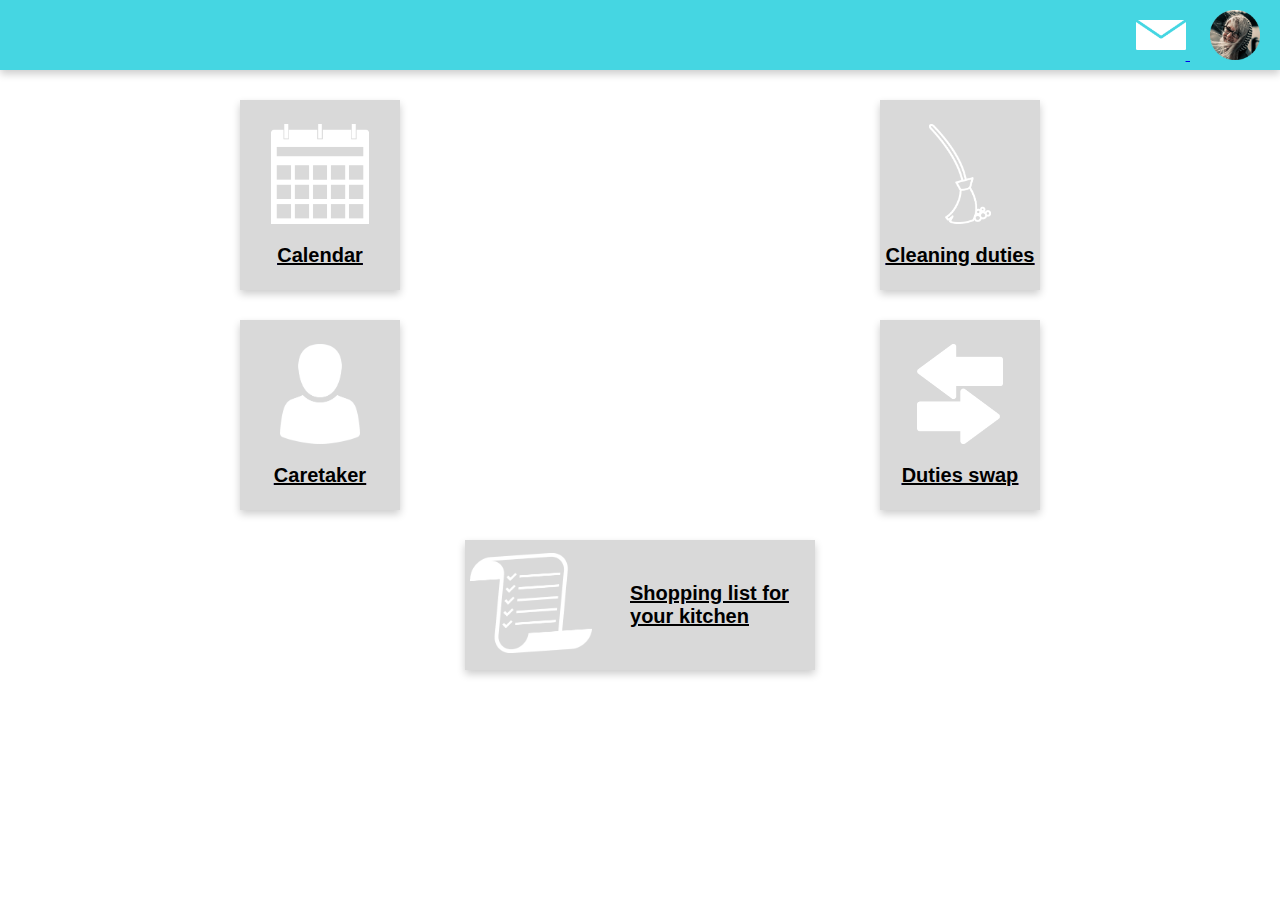
<file: index.html>
<!DOCTYPE HTML>
<html lang="en">

<head>
	<meta charset="UTF-8">
	<meta name="viewport" content="width=device-width, initial-scale=1.0">
	<title>Ravnsbjerg app</title>
	<link rel="stylesheet" href="style.css">
</head>

<body class="page__body">

	<header class="navigation">
		<nav>
			<div class="menuitems">

				<div id="result" class="weather"></div>


				<div class="menuitems_right">

					<a href="#">
						<img src="images/envelope.png" alt="notifications icon" class="menu_icon envelope">
					</a>

					<a href="profile.html">
						<img src="images/girl.png" alt="profile picture" class="menu_icon">
					</a>
				</div>


			</div>
		</nav>
	</header>

	<main>

		<div class="all_elements">

			<div class="square_row">

				<a href="calendar.html">
					<div class="square">
						<div>
							<img src="images/calendar.png" alt="calendar icon" class="icons">
						</div>
						<span>Calendar</span>

					</div>
				</a>

				<a href="cleaning_duties.html">
					<div class="square">
						<div>
							<img src="images/broom.png" alt="broom icon" class="icons">
						</div>
						<span>Cleaning duties</span>
					</div>
				</a>

			</div>

			<div class="square_row">

				<a href="caretaker.html">
					<div class="square">
						<div>
							<img src="images/avatar.png" alt="caretaker profile" class="icons">
						</div>
						<span>Caretaker</span>
					</div>
				</a>

				<a href="swap.html">
					<div class="square">
						<div>
							<img src="images/swap.png" alt="duties swap icon" class="icons">
						</div>
						<span>Duties swap</span>

					</div>
				</a>

			</div>

			<a href="#">
				<div class="rectangle">

					<div>
						<img src="images/list.png" alt="shopping list icon" class="icons rectangle_content">
					</div>
					<span>Shopping list for your kitchen</span>

				</div>
			</a>


		</div>


	</main>




</body>

</html>
</file>
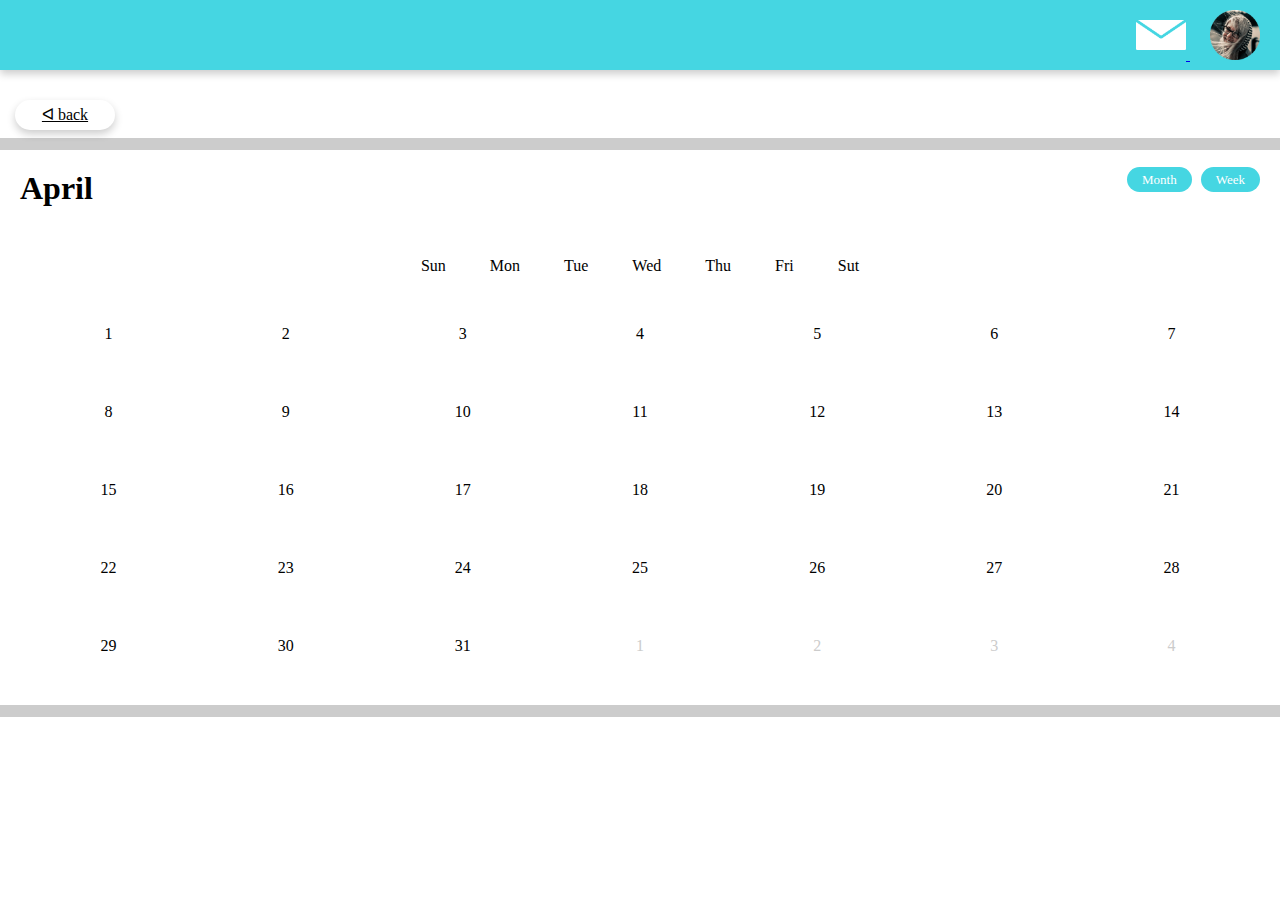
<file: calendar.html>
<!DOCTYPE HTML>
<html lang="en">

<head>
	<meta charset="UTF-8">
	<meta name="viewport" content="width=device-width, initial-scale=1.0">
	<link rel="stylesheet" href="mystyle.css">
	<link rel="stylesheet" href="style.css">
	<title>Ravnsbjerg app</title>
</head>

<body>


	<header class="navigation">
		<nav>
			<div class="menuitems">

				<div id="result" class="weather"></div>


				<div class="menuitems_right">

					<a href="#">
						<img src="images/envelope.png" alt="notifications icon" class="menu_icon envelope">
					</a>

					<a href="profile.html">
						<img src="images/girl.png" alt="profile picture" class="menu_icon">
					</a>
				</div>


			</div>
		</nav>

	</header>

	<center>
		<div class="calender" style="margin-top: 150px">

			<a href="index.html" class="back">
				<div style="margin-left: 0px; margin-top: 10px" class="back_style">&#5130; back</div>
			</a>

			<div class="month-week">
				<h1>April</h1>
				<div class="m_w">
					<span>Month</span>
					<span>Week</span>
				</div>
			</div>
			<div class="weeks">
				<span>Sun</span>
				<span>Mon</span>
				<span>Tue</span>
				<span>Wed</span>
				<span>Thu</span>
				<span>Fri</span>
				<span>Sut</span>
			</div>
			<div class="days">
				<span>1</span>
				<span>2</span>
				<span>3</span>
				<span>4</span>
				<span>5</span>
				<span>6</span>
				<span>7</span>
			</div>

			<div class="days">
				<span>8</span>
				<span>9</span>
				<span>10</span>
				<span>11</span>
				<span>12</span>
				<span>13</span>
				<span>14</span>
			</div>

			<div class="days">
				<span>15</span>
				<span>16</span>
				<span>17</span>
				<span>18</span>
				<span>19</span>
				<span>20</span>
				<span>21</span>
			</div>

			<div class="days">
				<span>22</span>
				<span>23</span>
				<span>24</span>
				<span>25</span>
				<span>26</span>
				<span>27</span>
				<span>28</span>
			</div>
			<div class="days">
				<span>29</span>
				<span>30</span>
				<span>31</span>
				<span class="next-month">1</span>
				<span class="next-month">2</span>
				<span class="next-month">3</span>
				<span class="next-month">4</span>
			</div>

		</div>
	</center>

</body></html>
</file>
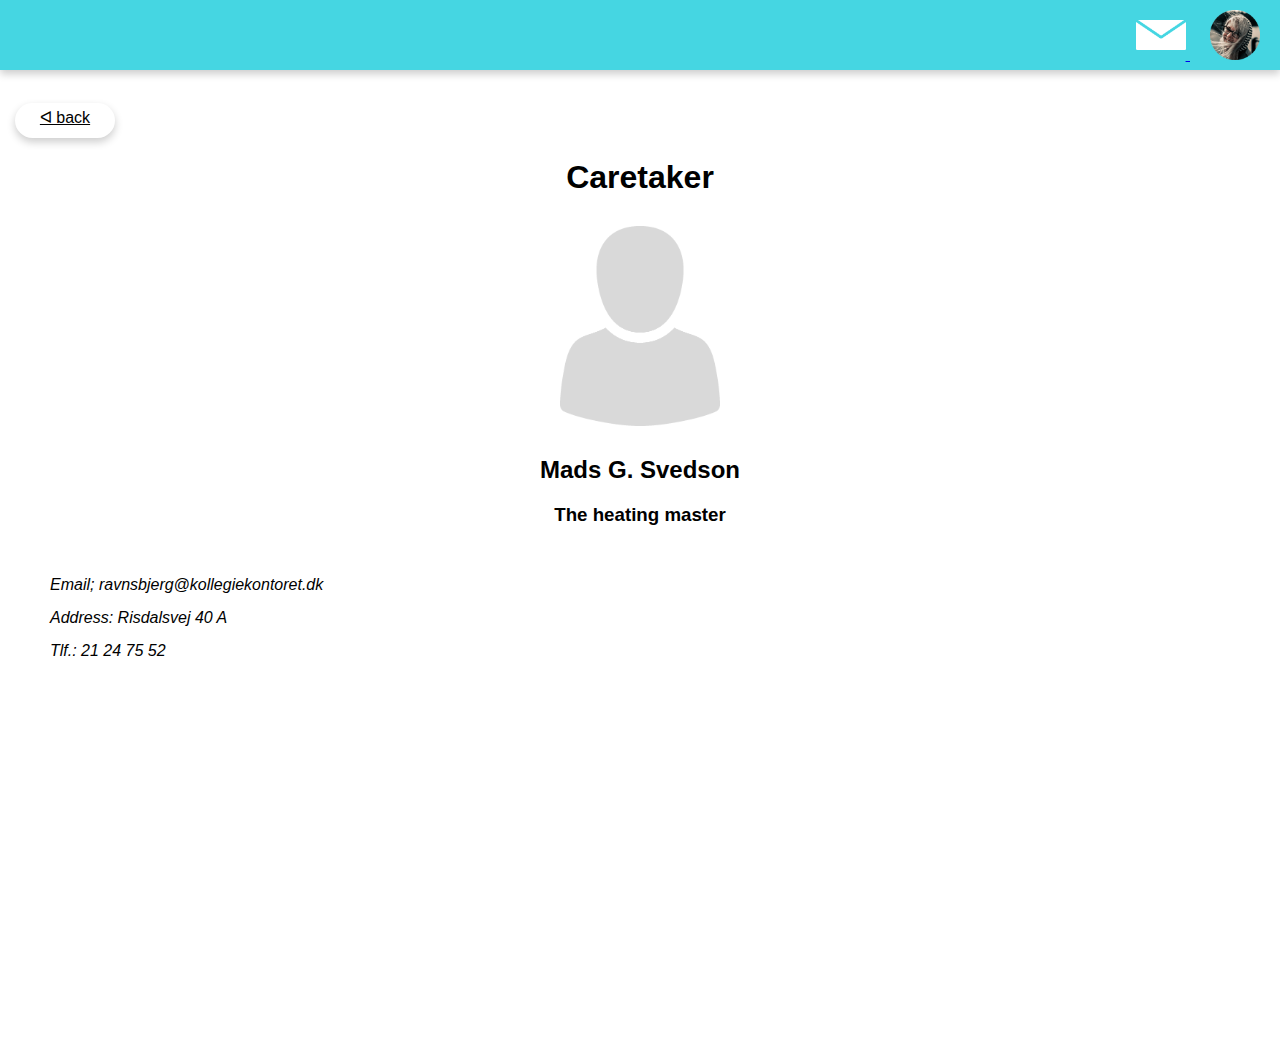
<file: caretaker.html>
<!DOCTYPE HTML>
<html lang="en">

<head>
	<meta charset="UTF-8">
	<meta name="viewport" content="width=device-width, initial-scale=1.0">
	<title>Ravnsbjerg app</title>
	<link rel="stylesheet" href="style.css">
	<script src='https://api.mapbox.com/mapbox.js/v3.3.1/mapbox.js'></script>
	<link href='https://api.mapbox.com/mapbox.js/v3.3.1/mapbox.css' rel='stylesheet' />

</head>

<body class="page__body">

	<header class="navigation">
		<nav>
			<div class="menuitems">

				<div id="result" class="weather"></div>


				<div class="menuitems_right">

					<a href="#">
						<img src="images/envelope.png" alt="notifications icon" class="menu_icon envelope">
					</a>

					<a href="profile.html">
						<img src="images/girl.png" alt="profile picture" class="menu_icon">
					</a>
				</div>


			</div>
		</nav>
	</header>

	<main>

		<div class="caretaker">

			<a href="index.html" class="back"><div class="back_style">&#5130; back</div></a>

			<h1 class="header">Caretaker</h1>

			<img src="images/avatar2.png" class="avatar" alt="carataker profile picture">

			<h2 class="intro">Mads G. Svedson</h2>
			<h3 class="intro">The heating master</h3>

			<address class="address some_space">
				Email; ravnsbjerg@kollegiekontoret.dk
			</address>

			<address class="address">
				Address: Risdalsvej 40 A
			</address>

			<address class="address">
				Tlf.: 21 24 75 52
			</address>



			<div id="map"></div>

		</div>



	</main>

	<script>
		L.mapbox.accessToken = 'pk.eyJ1Ijoia2Fyb2xpbmFrcnlzaWFrIiwiYSI6ImNrbnJ2azZlajBzZnYycXBmNDZid29rZ20ifQ.nzQWhDcfy8_Ptao6zxzoPA';
		var map = L.mapbox.map('map')
			.setView([56.119525, 10.149886], 20)
			.addLayer(L.mapbox.styleLayer('mapbox://styles/mapbox/streets-v11'));

		var geojson = {
			type: 'FeatureCollection',
			features: [{
				type: 'Feature',
				geometry: {
					type: 'Point',
					coordinates: [56.119525, 10.149886]
				},
				properties: {
					title: 'Mapbox',
					description: 'The caretaker'
				}
			}, ]
		};

		// add markers to map
		geojson.features.forEach(function(marker) {

			// create a HTML element for each feature
			var el = document.createElement('div');
			el.className = 'marker';

			// make a marker for each feature and add to the map
			new mapboxgl.Marker(el)
				.setLngLat(marker.geometry.coordinates)
				.addTo(map);
		});
	</script>


</body></html>
</file>
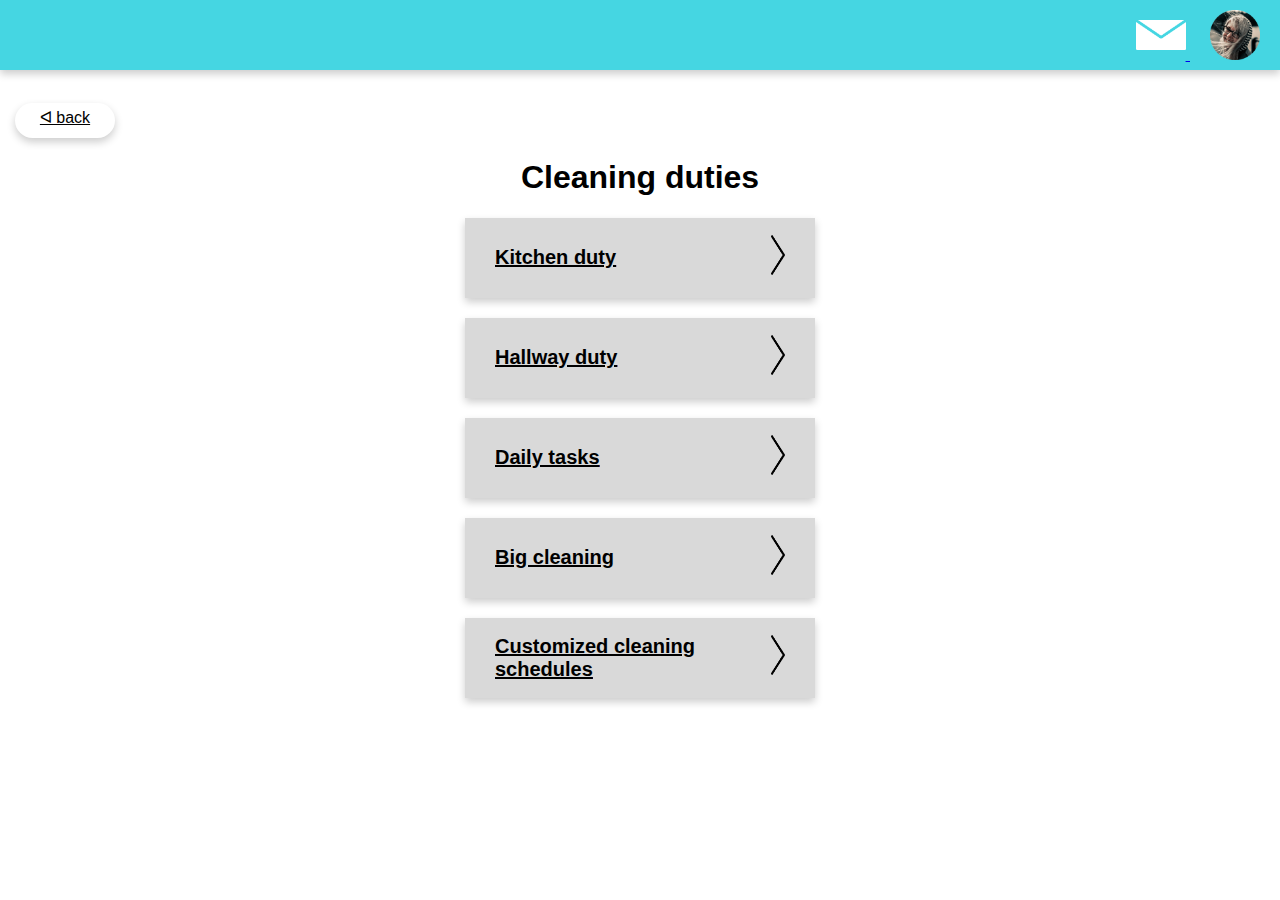
<file: cleaning_duties.html>
<!DOCTYPE HTML>
<html lang="en">

<head>
	<meta charset="UTF-8">
	<meta name="viewport" content="width=device-width, initial-scale=1.0">
	<title>Ravnsbjerg app</title>
	<link rel="stylesheet" href="style.css">
</head>

<body class="page__body">

	<header class="navigation">
		<nav>
			<div class="menuitems">

				<div id="result" class="weather"></div>


				<div class="menuitems_right">

					<a href="#">
						<img src="images/envelope.png" alt="notifications icon" class="menu_icon envelope">
					</a>

					<a href="profile.html">
						<img src="images/girl.png" alt="profile picture" class="menu_icon">
					</a>
				</div>


			</div>
		</nav>
	</header>

	<main>

		<div class="all_elements">

			<a href="index.html" class="back"><div class="back_style">&#5130; back</div></a>

			<h1 class="header">Cleaning duties</h1>

			<a href="kitchen_duty.html">

				<div class="cleaning_duties">

					<div class="text">
						<span>Kitchen duty</span>
					</div>
					<div class="arrow_margin">
						<img src="images/arrow.png" alt="arrow" class="arrow">
					</div>

				</div>

			</a>

			<a href="hallway_duty.html">

				<div class="cleaning_duties">

					<div class="text">
						<span>Hallway duty</span>
					</div>
					<div class="arrow_margin">
						<img src="images/arrow.png" alt="arrow" class="arrow">
					</div>

				</div>

			</a>

			<a href="#">

				<div class="cleaning_duties">

					<div class="text">
						<span>Daily tasks</span>
					</div>
					<div class="arrow_margin">
						<img src="images/arrow.png" alt="arrow" class="arrow">
					</div>

				</div>

			</a>

			<a href="#">

				<div class="cleaning_duties">

					<div class="text">
						<span>Big cleaning</span>
					</div>
					<div class="arrow_margin">
						<img src="images/arrow.png" alt="arrow" class="arrow">
					</div>

				</div>

			</a>

			<a href="#">

				<div class="cleaning_duties">

					<div class="text">
						<span>Customized cleaning schedules</span>
					</div>
					<div class="arrow_margin">
						<img src="images/arrow.png" alt="arrow" class="arrow">
					</div>

				</div>

			</a>


		</div>


	</main>




</body></html>
</file>
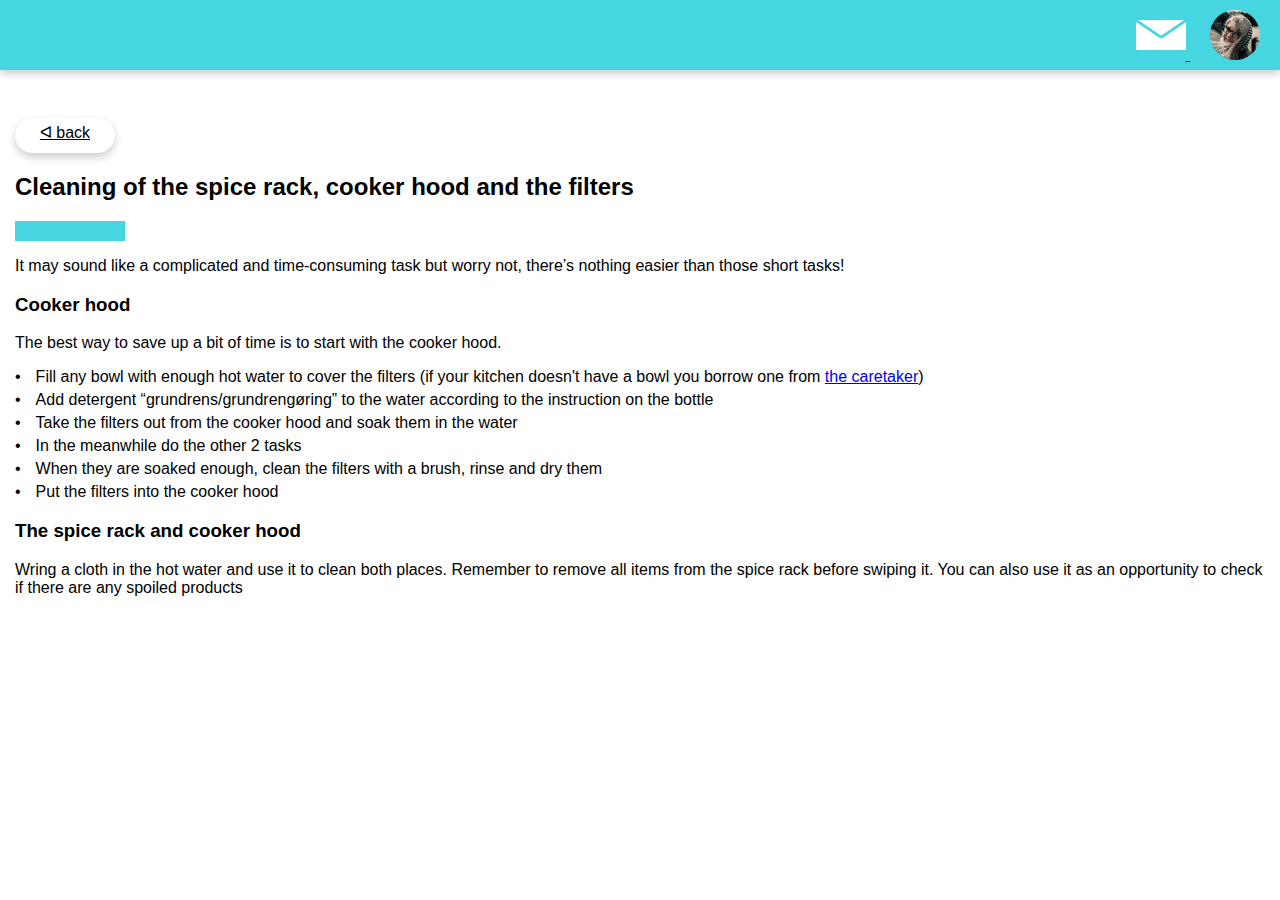
<file: guide_c_hoods.html>
<!DOCTYPE HTML>
<html lang="en">

<head>
	<meta charset="UTF-8">
	<meta name="viewport" content="width=device-width, initial-scale=1.0">
	<title>Ravnsbjerg app</title>
	<link rel="stylesheet" href="style.css">
</head>

<body class="page__body">

	<header class="navigation">
		<nav>
			<div class="menuitems">

				<div id="result" class="weather"></div>


				<div class="menuitems_right">

					<a href="#">
						<img src="images/envelope.png" alt="notifications icon" class="menu_icon envelope">
					</a>

					<a href="profile.html">
						<img src="images/girl.png" alt="profile picture" class="menu_icon">
					</a>
				</div>


			</div>
		</nav>
	</header>

	<main>

		<div class="all_elements margin">
			<a href="kitchen_duty.html" class="back"><div class="back_style" style="margin: 0">&#5130; back</div></a>


			<h2>Cleaning of the spice rack, cooker hood and the filters</h2>

			<div class="blue_box"></div>

			<p>It may sound like a complicated and time-consuming task but worry not, there’s nothing easier than those short tasks!</p>

			<h3>Cooker hood</h3>

			<p>The best way to save up a bit of time is to start with the cooker hood.</p>

			<div>
				<div class="paragraph">
				<div class="dot">•</div> <div>Fill any bowl with enough hot water to cover the filters (if your kitchen doesn't have a bowl you borrow one from <a href="caretaker.html">the caretaker</a>)</div> 
				</div>
				
				<div class="paragraph">
				<div class="dot">•</div> <div> Add detergent “grundrens/grundrengøring” to the water
				according to the instruction on the bottle </div> 
				</div>
					
				<div class="paragraph">
				<div class="dot">•</div> <div> Take the filters out from the cooker hood and soak them in the
				water </div> 
				</div>
				
				<div class="paragraph">
				<div class="dot">•</div> <div> In the meanwhile do the other 2 tasks</div> 
				</div>
				
				<div class="paragraph">
				<div class="dot">•</div> <div> When they are soaked enough, clean the filters with a
				brush, rinse and dry them </div> 
				</div>
				
				<div class="paragraph">
				<div class="dot">•</div> <div> Put the filters into the cooker hood </div> 
				</div>
				
			</div>

			<h3>The spice rack and cooker hood</h3>

			<p>Wring a cloth in the hot water and use it to clean both places. Remember to remove all items from the spice rack before swiping it. You can also use it as an opportunity to check if there are any spoiled products</p>



		</div>


	</main>


</body></html>
</file>
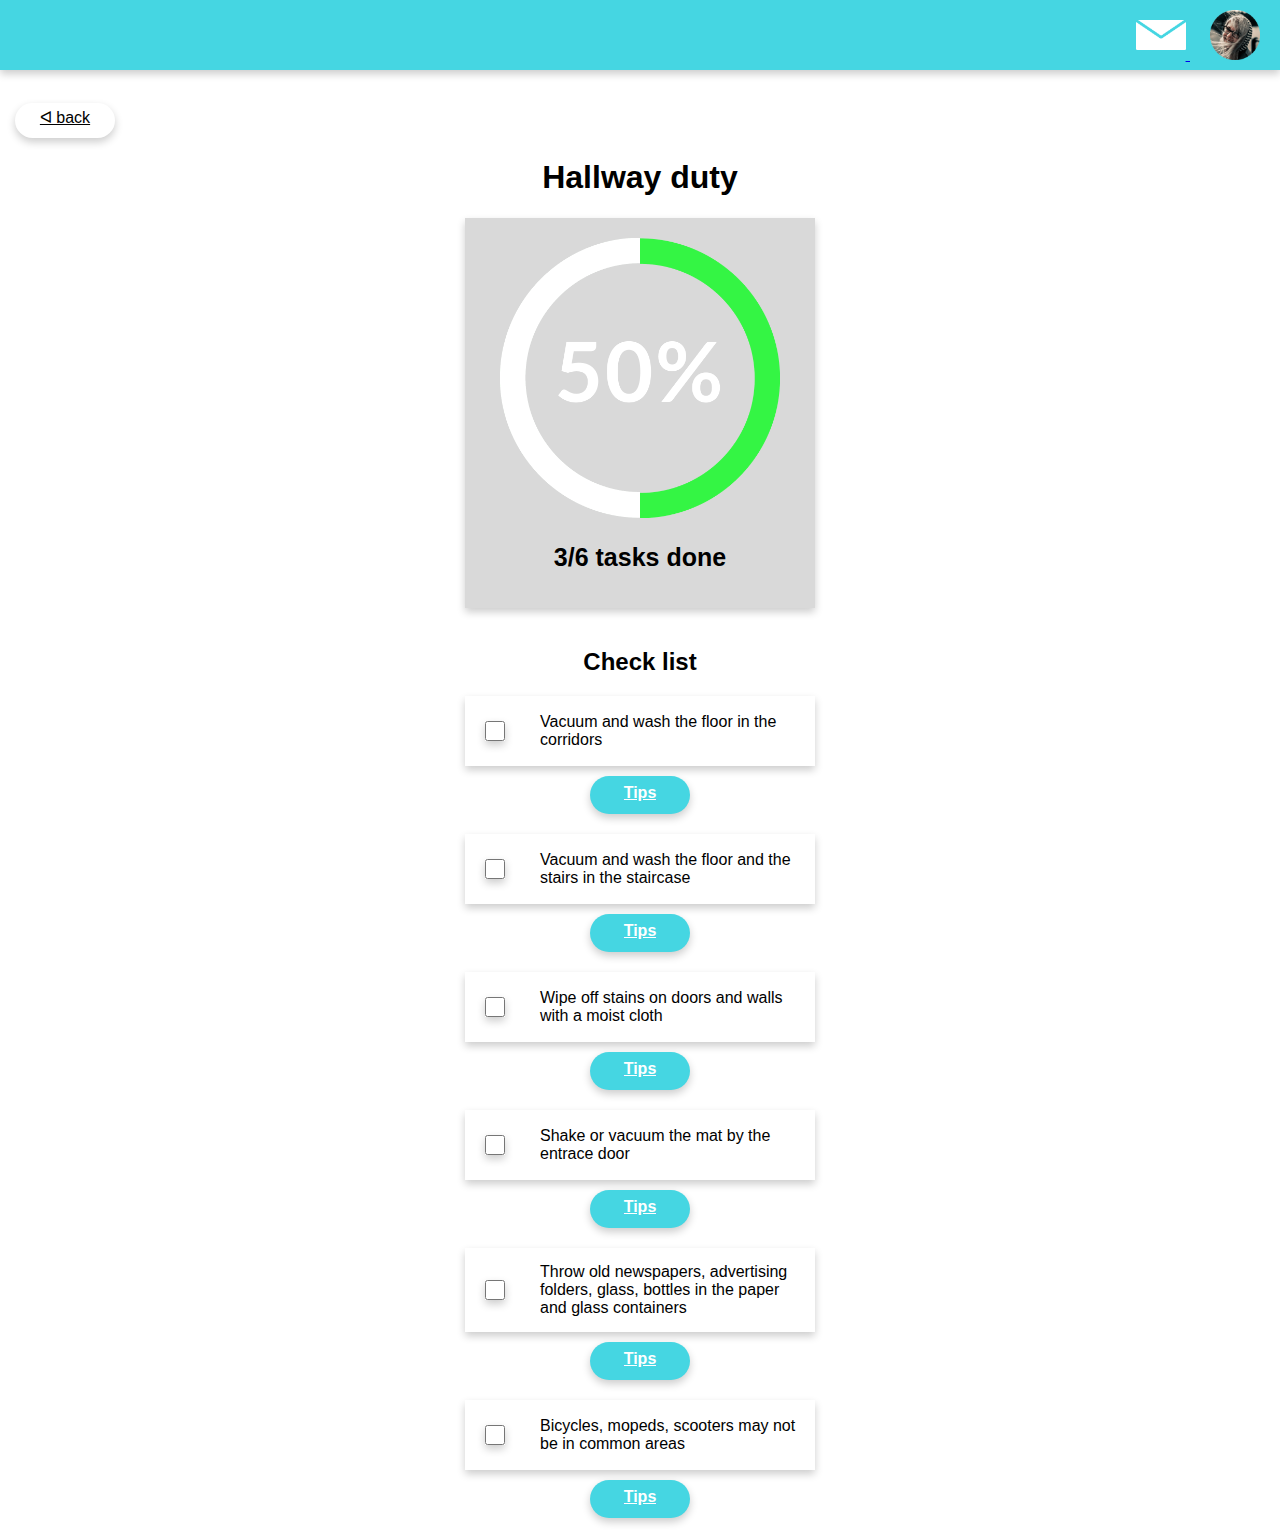
<file: hallway_duty.html>
<!DOCTYPE HTML>
<html lang="en">

<head>
	<meta charset="UTF-8">
	<meta name="viewport" content="width=device-width, initial-scale=1.0">
	<title>Ravnsbjerg app</title>
	<link rel="stylesheet" href="style.css">
</head>

<body class="page__body">

	<header class="navigation">
		<nav>
			<div class="menuitems">

				<div id="result" class="weather"></div>


				<div class="menuitems_right">

					<a href="#">
						<img src="images/envelope.png" alt="notifications icon" class="menu_icon envelope">
					</a>

					<a href="profile.html">
						<img src="images/girl.png" alt="profile picture" class="menu_icon">
					</a>
				</div>


			</div>
		</nav>
	</header>

	<main>

		<div class="all_elements">
			<a href="index.html" class="back"><div class="back_style">&#5130; back</div></a>

			<h1 class="header">Hallway duty</h1>

			<div class="chart_box">

				<img src="images/chart.png" class="chart" alt="chart">
				
				<span class="tasks_done">3/6 tasks done</span>


			</div>

			<h2 class="header">Check list</h2>

			<div class="box">

				<input type="checkbox" id="checkbox1" class="checkbox" name="task">
				<label for="checkbox1" class="label">Vacuum and wash the floor in the corridors</label>

			</div>

			<a href="#">
				<div class="tips">Tips</div>
			</a>

			<div class="box">

				<input type="checkbox" id="checkbox2" class="checkbox" name="task">
				<label for="checkbox2" class="label">Vacuum and wash the floor and the stairs in the staircase</label>

			</div>

			<a href="#">
				<div class="tips">Tips</div>
			</a>

			<div class="box">

				<input type="checkbox" id="checkbox3" class="checkbox" name="task">
				<label for="checkbox3" class="label">Wipe off stains on doors and walls with a moist cloth</label>

			</div>

			<a href="#">
				<div class="tips">Tips</div>
			</a>

			<div class="box">

				<input type="checkbox" id="checkbox4" class="checkbox" name="task">
				<label for="checkbox4" class="label">Shake or vacuum the mat by the entrace door</label>

			</div>

			<a href="#">
				<div class="tips">Tips</div>
			</a>

			<div class="box">

				<input type="checkbox" id="checkbox5" class="checkbox" name="task">
				<label for="checkbox5" class="label">Throw old newspapers, advertising folders, glass, bottles in the paper and glass containers</label>

			</div>

			<a href="#">
				<div class="tips">Tips</div>
			</a>

			<div class="box">

				<input type="checkbox" id="checkbox6" class="checkbox" name="task">
				<label for="checkbox6" class="label">Bicycles, mopeds, scooters may not be in common areas</label>

			</div>

			<a href="#">
				<div class="tips">Tips</div>
			</a>





		</div>


	</main>


</body></html>
</file>
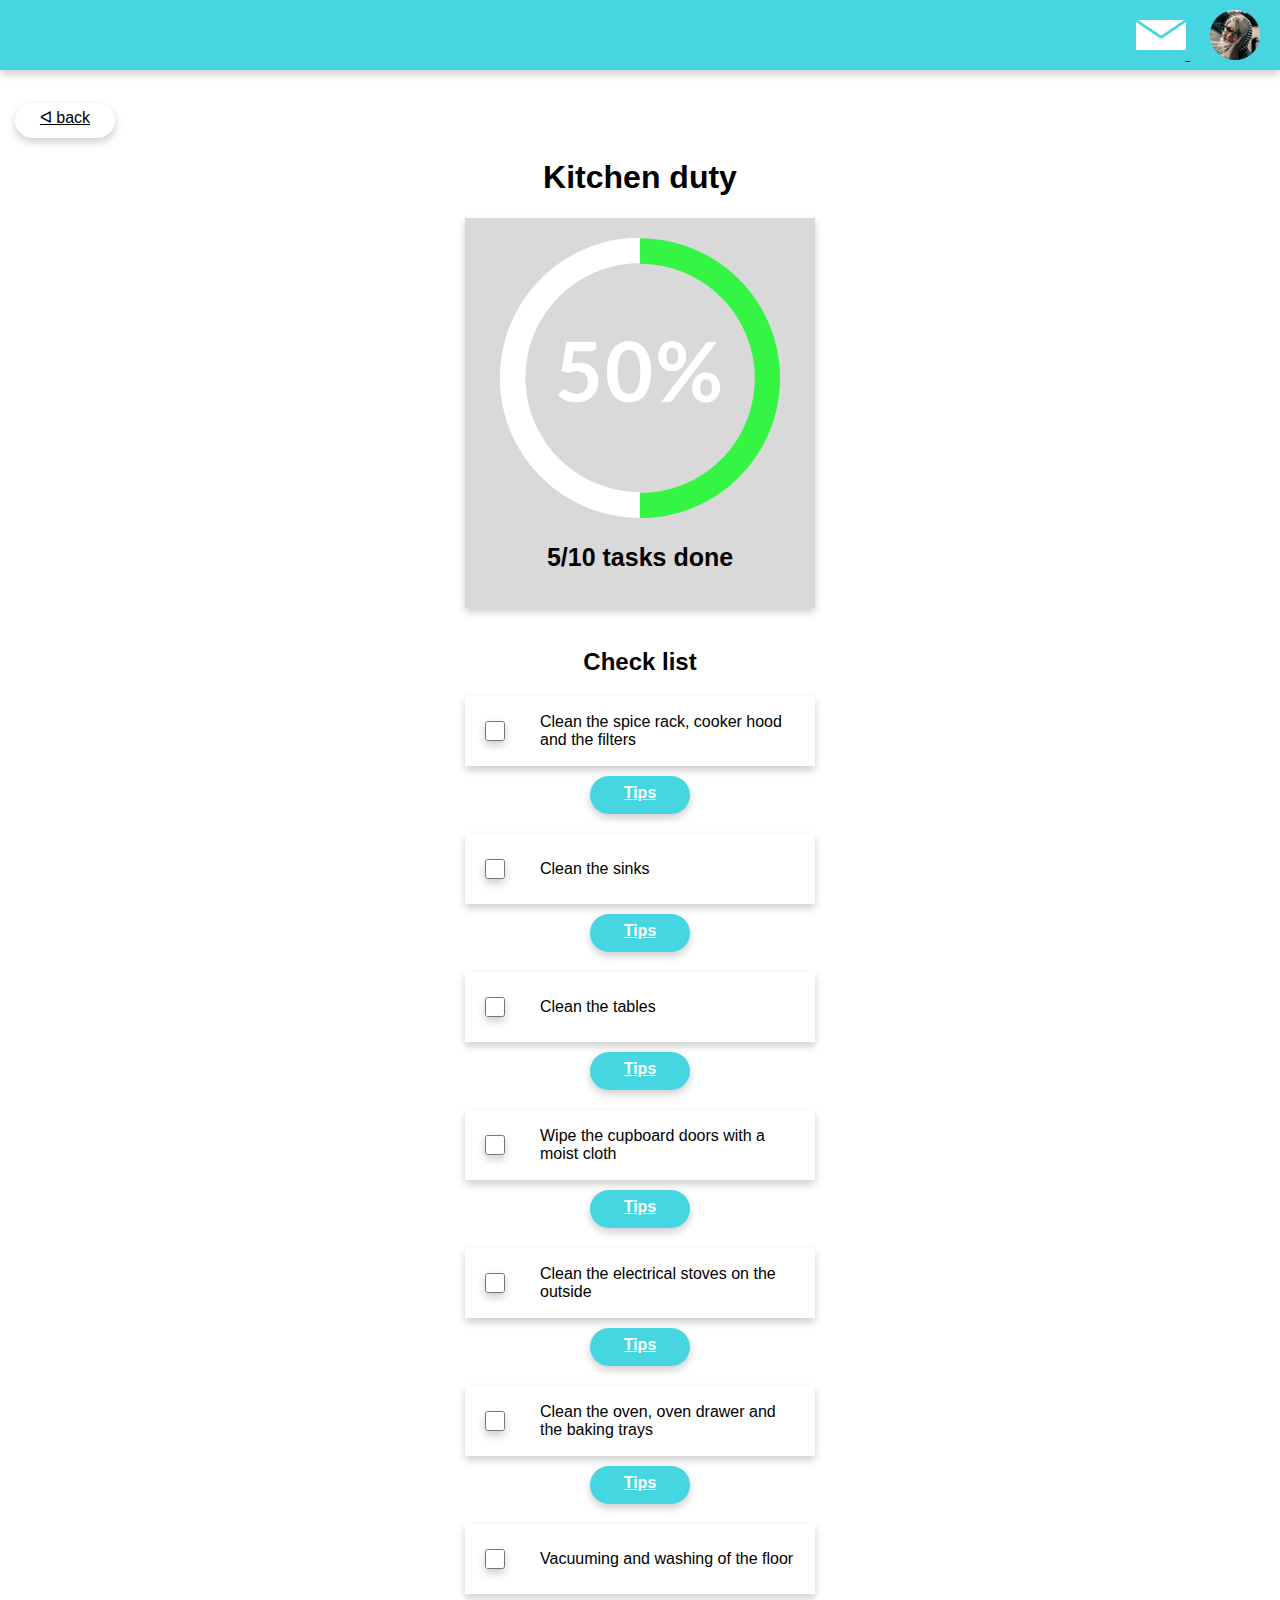
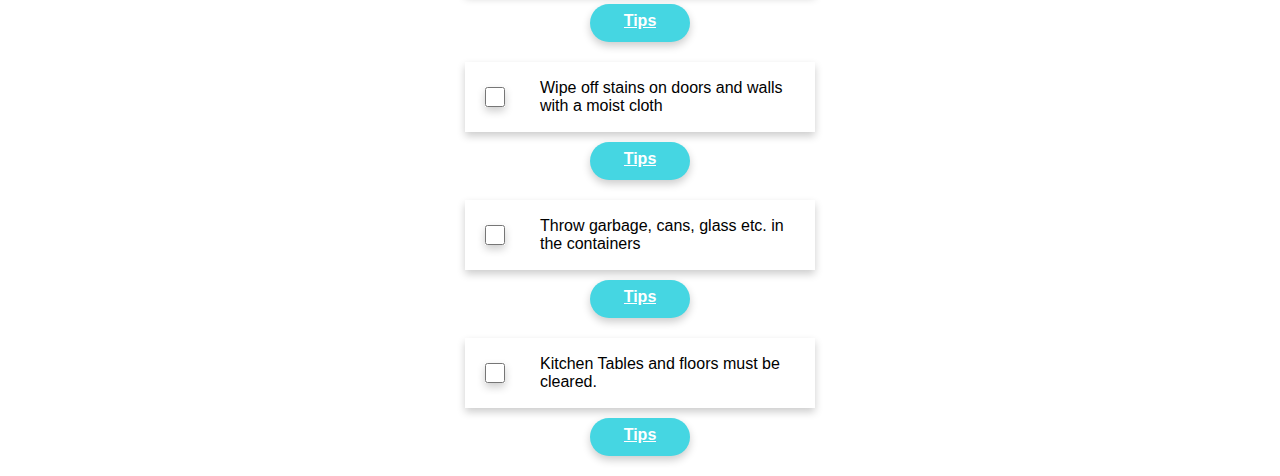
<file: kitchen_duty.html>
<!DOCTYPE HTML>
<html lang="en">

<head>
	<meta charset="UTF-8">
	<meta name="viewport" content="width=device-width, initial-scale=1.0">
	<title>Ravnsbjerg app</title>
	<link rel="stylesheet" href="style.css">
</head>

<body class="page__body">

	<header class="navigation">
		<nav>
			<div class="menuitems">

				<div id="result" class="weather"></div>


				<div class="menuitems_right">

					<a href="#">
						<img src="images/envelope.png" alt="notifications icon" class="menu_icon envelope">
					</a>

					<a href="profile.html">
						<img src="images/girl.png" alt="profile picture" class="menu_icon">
					</a>
				</div>


			</div>
		</nav>
	</header>

	<main>

		<div class="all_elements">
			<a href="index.html" class="back"><div class="back_style">&#5130; back</div></a>

			<h1 class="header">Kitchen duty</h1>

			<div class="chart_box">

				<img src="images/chart.png" class="chart" alt="chart">

				<span class="tasks_done">5/10 tasks done</span>

			</div>

			<h2 class="header">Check list</h2>

			<div class="box">

				<input type="checkbox" id="checkbox1" class="checkbox" name="task">
				<label for="checkbox1" class="label">Clean the spice rack, cooker hood and the filters</label>

			</div>

			<a href="guide_c_hoods.html">
				<div class="tips">Tips</div>
			</a>

			<div class="box">

				<input type="checkbox" id="checkbox2" class="checkbox" name="task">
				<label for="checkbox2" class="label">Clean the sinks</label>

			</div>

			<a href="#">
				<div class="tips">Tips</div>
			</a>

			<div class="box">

				<input type="checkbox" id="checkbox3" class="checkbox" name="task">
				<label for="checkbox3" class="label">Clean the tables</label>

			</div>

			<a href="#">
				<div class="tips">Tips</div>
			</a>

			<div class="box">

				<input type="checkbox" id="checkbox4" class="checkbox" name="task">
				<label for="checkbox4" class="label">Wipe the cupboard doors with a moist cloth</label>

			</div>

			<a href="#">
				<div class="tips">Tips</div>
			</a>

			<div class="box">

				<input type="checkbox" id="checkbox5" class="checkbox" name="task">
				<label for="checkbox5" class="label">Clean the electrical stoves on the outside</label>

			</div>

			<a href="#">
				<div class="tips">Tips</div>
			</a>

			<div class="box">

				<input type="checkbox" id="checkbox6" class="checkbox" name="task">
				<label for="checkbox6" class="label">Clean the oven, oven drawer and the baking trays</label>

			</div>

			<a href="#">
				<div class="tips">Tips</div>
			</a>

			<div class="box">

				<input type="checkbox" id="checkbox7" class="checkbox" name="task">
				<label for="checkbox7" class="label">Vacuuming and washing of the floor</label>

			</div>

			<a href="#">
				<div class="tips">Tips</div>
			</a>

			<div class="box">

				<input type="checkbox" id="checkbox8" class="checkbox" name="task">
				<label for="checkbox8" class="label">Wipe off stains on doors and walls with a moist cloth</label>

			</div>

			<a href="#">
				<div class="tips">Tips</div>
			</a>

			<div class="box">

				<input type="checkbox" id="checkbox9" class="checkbox" name="task">
				<label for="checkbox9" class="label">Throw garbage, cans, glass etc. in the containers</label>

			</div>

			<a href="#">
				<div class="tips">Tips</div>
			</a>

			<div class="box">

				<input type="checkbox" id="checkbox10" class="checkbox" name="task">
				<label for="checkbox10" class="label">Kitchen Tables and floors must be cleared.</label>

			</div>

			<a href="#">
				<div class="tips">Tips</div>
			</a>



		</div>


	</main>


</body></html>
</file>
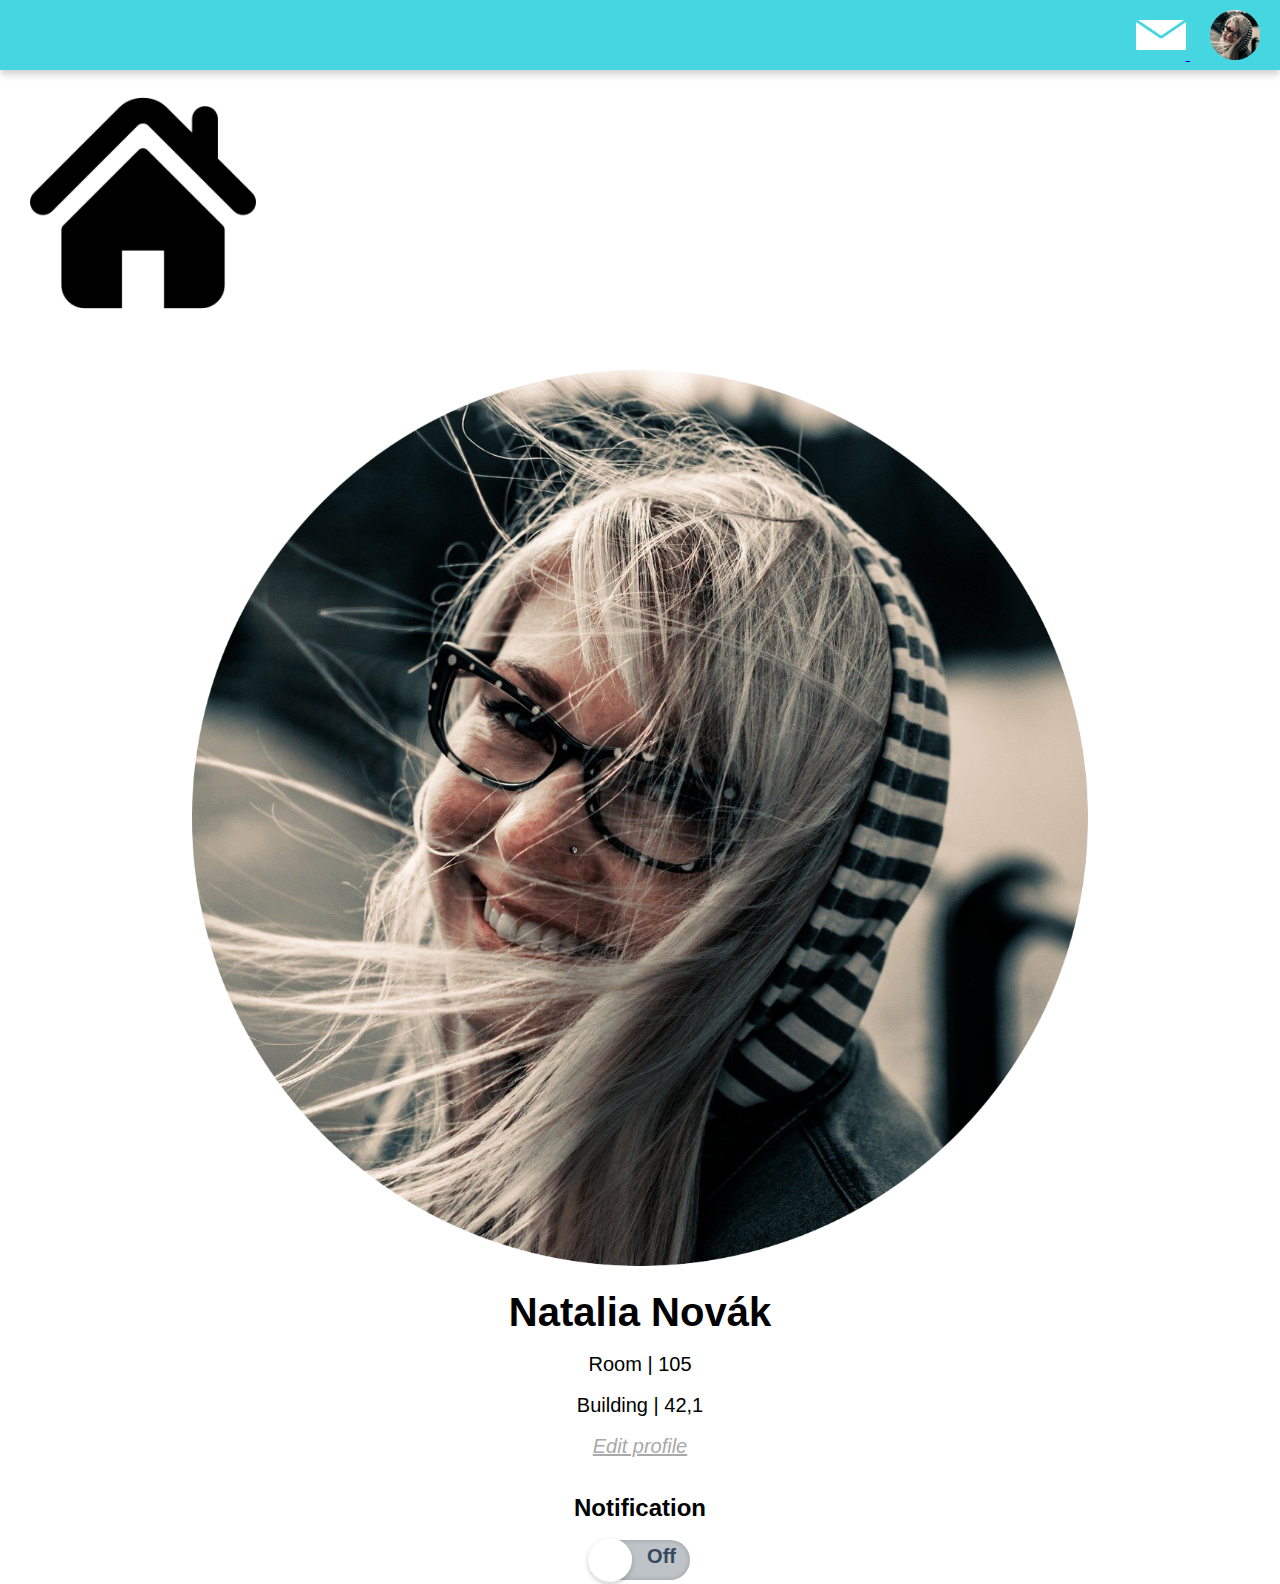
<file: profile.html>
<!DOCTYPE HTML>
<html lang="en">

<head>
	<meta charset="UTF-8">
	<meta name="viewport" content="width=device-width, initial-scale=1.0">
	<link rel="stylesheet" href="profile.css">
	<title>Profile</title>
</head>

<header class="navigation">
	<nav>
		<div class="menuitems">

			<div id="result" class="weather"></div>


			<div class="menuitems_right">

				<a href="#">
					<img src="images/envelope.png" alt="notifications icon" class="menu_icon envelope">
				</a>

				<a href="#">
					<img src="images/girl.png" alt="profile picture" class="menu_icon">
				</a>
			</div>


		</div>
	</nav>
</header>

<body class="page__body">
	<main>
		<a href="index.html">
			<img src="images/home.png" class="home_icon" alt="home icon">
		</a>

		<center>


			<img src="images/girl.png" class="girl" alt="profile picture">

			<b>
				<h1 style="font-size: 40px;">Natalia Novák</h1>
			</b>

			<br>

			<p style="font-size: 20px;">Room | 105</p>

			<br>

			<p style="font-size: 20px;">Building | 42,1</p>

			<br>

			<i>
				<p style="color: darkgray; text-decoration: underline; font-size: 20px;">Edit profile</p>
			</i>

			<br>

			<br>

			<h2>Notification</h2>

			<br>


			<div class="toggleBox">
				<div class="toggle">
					<input type="checkbox">
					<label for="" class="onbtn">On</label>
					<label for="" class="ofbtn">Off</label>
				</div>
			</div>

		</center>









	</main>

</body>

</html>
</file>
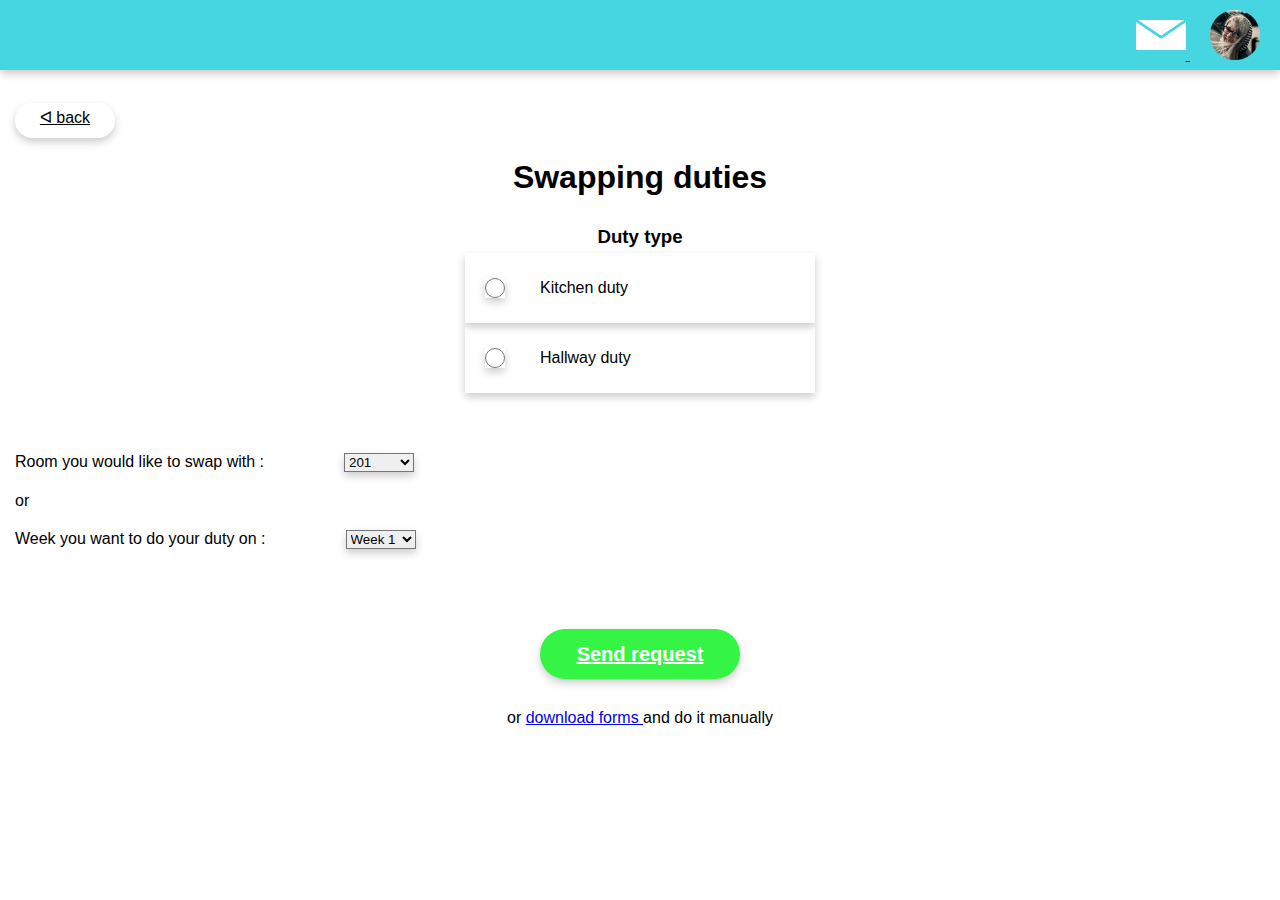
<file: swap.html>
<!DOCTYPE HTML>
<html lang="en">

<head>
	<meta charset="UTF-8">
	<meta name="viewport" content="width=device-width, initial-scale=1.0">
	<title>Ravnsbjerg app</title>
	<link rel="stylesheet" href="style.css">
</head>

<body class="page__body">

	<header class="navigation">
		<nav>
			<div class="menuitems">

				<div id="result" class="weather"></div>


				<div class="menuitems_right">

					<a href="#">
						<img src="images/envelope.png" alt="notifications icon" class="menu_icon envelope">
					</a>

					<a href="profile.html">
						<img src="images/girl.png" alt="profile picture" class="menu_icon">
					</a>
				</div>


			</div>
		</nav>
	</header>

	<main>

		<div class="all_elements">

			<a href="index.html" class="back">
				<div class="back_style">&#5130; back</div>
			</a>

			<h1 class="header">Swapping duties</h1>

			<h3 class="header_form">Duty type</h3>

			<form class="form">
				<div class="box">
					<input class="checkbox" type="radio" id="duty1" name="duty type" value="kitchen duty">
					<label class="label" for="duty1">Kitchen duty</label>
				</div>

				<div class="box">
					<input class="checkbox" type="radio" id="duty2" name="duty type" value="hallway duty">
					<label class="label" for="duty2">Hallway duty</label>
				</div>
			</form>

			<div class="form2">

				<form class="section" action="/action_page.php">
					<label class="label_form2" for="rooms">Room you would like to swap with :</label>
					<select class="select" id="rooms" name="rooms">
						<option value="201">201</option>
						<option value="202">202</option>
						<option value="203">203</option>
						<option value="204">204</option>
						<option value="205">205</option>
						<option value="206">206</option>
						<option value="207">207</option>
						<option value="208">208</option>
						<option value="209">209</option>
						<option value="210">210</option>
						<option value="211">211</option>
						<option value="212">212</option>
						<option value="213">213</option>
						<option value="214">214</option>
						<option value="215">215</option>
						<option value="216">216</option>
					</select>
				</form>

				<span class="or">or</span>

				<form class="section" action="/action_page.php">
					<label class="label_form2" for="weeks">Week you want to do your duty on :</label>
					<select class="select" id="weeks" name="weeks">
						<option value="week1">Week 1</option>
						<option value="week2">Week 2</option>
						<option value="week3">Week 3</option>
						<option value="week4">Week 4</option>
						<option value="week5">Week 5</option>
						<option value="week6">Week 6</option>
						<option value="week7">Week 7</option>
						<option value="week8">Week 8</option>
						<option value="...">...</option>
					</select>
				</form>

			</div>

			<button type="submit" class="button">Send request</button>

			<div class="download">or <a href="#">download forms </a> and do it manually</div>
		</div>


	</main>




</body></html>
</file>
<file: style.css>
:after,
:before {
	margin: 0;
	padding: 0;
	border: 0;
	box-sizing: border-box;
}

.page__body {
	font-family: Lato, Arial, sans-serif;
	margin: 0 auto;
}

.navigation {
	width: 100%;
	height: 70px;
	background-color: #45d6e2;
	position: fixed;
	top: 0;
	box-shadow: 0 4px 8px 0 rgba(0, 0, 0, 0.2);
}

.menuitems_right {
	position: absolute;
	top: 10px;
	right: 20px;
}

.envelope {
	margin-bottom: 10px;
	text-decoration: none;
}

.menu_icon {
	width: 50px;
	margin-left: 20px;

}

.back {
	margin-left: 15px;
	text-decoration: underline black;
	color: black;
}

.back_style {
	width: 100px;
	height: 30px;
	border-radius: 100px;
	box-shadow: 0 4px 8px 0 rgba(0, 0, 0, 0.2);
	text-align: center;
	padding-top: 5px;
	margin-left: 15px;
	margin-top: -15px
}

.all_elements {
	margin-top: 100px;
}

.square {
	width: 160px;
	height: 190px;
	background-color: #d9d9d9;
	box-shadow: 0 4px 8px 0 rgba(0, 0, 0, 0.2);
	color: black;
	display: flex;
	flex-direction: column;
	justify-content: center;
	text-align: center;
	font-weight: bold;
	text-decoration: underline black;
	font-size: 20px;
}

.rectangle {
	width: 350px;
	height: 130px;
	background-color: #d9d9d9;
	box-shadow: 0 4px 8px 0 rgba(0, 0, 0, 0.2);
	margin: 30px auto;
	color: black;
	font-weight: bold;
	text-decoration: underline black;
	font-size: 20px;
	display: flex;
	align-items: center;
}

.rectangle_content {
	margin: 16px 38px 0 5px;
}

.square_row {
	display: flex;
	justify-content: space-around;
	margin-bottom: 30px;
}

.icons {
	height: 100px;
	margin-bottom: 15px;
}

/* caretaker page */

.caretaker {
	margin-top: 100px;
}

.header {
	text-align: center
}

.avatar {
	height: 200px;
	display: block;
	margin: 30px auto;
}

.intro {
	text-align: center;
}

.address {
	margin: 15px 50px;
}

.some_space {
	margin-top: 50px;
}

.marker {
	display: block;
	border: none;
	border-radius: 50%;
	cursor: pointer;
	padding: 0;
}

#map {
	width: 100%;
	height: 350px;
	margin-top: 50px;
}

.marker {
	background-image: url('mapbox-icon.png');
	background-size: cover;
	width: 50px;
	height: 50px;
	border-radius: 50%;
	cursor: pointer;
}

/* cleaning duties page */

.cleaning_duties {
	width: 350px;
	height: 80px;
	background: #d9d9d9;
	margin: 20px auto;
	color: black;
	display: flex;
	justify-content: space-between;
	font-size: 20px;
	font-weight: bold;
	box-shadow: 0 4px 8px 0 rgba(0, 0, 0, 0.2);
}

.text {
	text-decoration: underline black;
	margin: auto 30px;
}

.arrow {
	text-decoration: none;
	height: 40px;
}

.arrow_margin {
	margin: auto 30px;
}

/* hallway duty */

.chart_box {
	background-color: #d9d9d9;
	width: 350px;
	height: 370px;
	margin: auto;
	margin-bottom: 40px;
	padding-top: 20px;
	box-shadow: 0 4px 8px 0 rgba(0, 0, 0, 0.2);
}

.chart {
	width: 280px;
	display: block;
	margin: auto;
}

.tasks_done {
	font-size: 25px;
	font-weight: bold;
	display: block;
	margin: 25px;
	text-align: center;
}

.checkbox {
	margin: 20px;
	box-shadow: 0 4px 8px 0 rgba(0, 0, 0, 0.2);
	min-width: 20px;
	height: 20px;
}

.tips {
	color: white;
	background-color: #45d6e2;
	width: 100px;
	height: 30px;
	border-radius: 100px;
	text-align: center;
	padding-top: 8px;
	text-decoration: underline white;
	font-weight: bold;
	margin: 10px auto 20px;
	box-shadow: 0 4px 8px 0 rgba(0, 0, 0, 0.2);
}

.label {
	margin: 15px;
}

.box {
	width: 350px;
	min-height: 70px;
	box-shadow: 0 4px 8px 0 rgba(0, 0, 0, 0.2);
	margin: auto;
	display: flex;
	align-items: center;
}

/* swapping duties */

.header_form {
	text-align: center;
	margin-top: 30px;
	margin-bottom: 5px
}

.form {
	display: flex;
	flex-direction: column
}

.form2 {
	margin: 60px 15px;
}

.section {
	margin-bottom: 20px;
	margin-top: 20px;
	display: flex;

}

.label_form2 {
	margin-right: 80px
}

.select {
	min-width: 70px;
	box-shadow: 0 4px 8px 0 rgba(0, 0, 0, 0.2);
}

.button {
	box-shadow: 0 4px 8px 0 rgba(0, 0, 0, 0.2);
	width: 200px;
	height: 50px;
	border-radius: 100px;
	border: none;
	background-color: #34f544;
	font-weight: bold;
	text-decoration: underline white;
	font-size: 20px;
	display: block;
	margin: 80px auto 30px;
	display: block;
	color: white;
}

.download {
	text-align: center;
	margin: 30px auto 40px
}

/*guide elements*/

.margin {
	margin-left: 15px;
	margin-right: 15px;
}

.blue_box {
	width: 110px;
	height: 20px;
	background-color: #45d6e2;
}

.paragraph {
	display: flex;
	margin-bottom: 5px
}

.dot {
	margin-right: 15px;
}

/* chart */
</file>
<file: mystyle.css>
/* Basic CSS reset */
*,
:after,
:before {
	margin: 0;
	padding: 0;
	border: 0;
	box-sizing: border-box;
}

.page__body {
	font-family: Arial, Helvetica, sans-serif;
	max-width: 800px;
	margin: 0 auto;
	display: flex;
	justify-content: center;
	width: 100%;
	height: 100vh;
}

.calender {
	padding: 20px;
	box-shadow: 0 0 0 12px #ccc;
	justify-content: center;
	margin-top: 135px;
}

.month-week {
	display: flex;
	justify-content: space-between;
	margin-bottom: 30px;
}

.month-week span {
	font-size: 13px;
	margin-left: 5px;
	background-color: #45d6e2;
	color: #fff;
	padding: 5px 15px;
	border-radius: 50px;
}

.month-week:last-child {
	background-color: transparent;
	color: #c333ff;
	border: 1px solid #c333ff;
	display: flex;
}

.weeks {
	padding: 20px;
	justify-content: center;
	align-content: center;
}

.weeks span {
	padding: 20px;
	justify-content: center;
	align-content: center;
}

.days {
	display: flex;
}

.days span {
	width: 14.30%;
	text-align: center;
	padding: 30px 20px;
}

.next-month {
	color: #ccc !important;
}

.back {
	position: absolute;
	left: 0;
	top: 90px;
}
</file>
<file: profile.css>
/* Basic CSS reset */
*,
:after,
:before {
    margin: 0;
    padding: 0;
    border: 0;
    box-sizing: border-box;
}

.page__body {
    font-family: Lato, Arial, sans-serif;
    margin: 0 auto;
}

.navigation {
    width: 100%;
    height: 70px;
    background-color: #45d6e2;
    position: fixed;
    top: 0;
    box-shadow: 0 4px 8px 0 rgba(0, 0, 0, 0.2);
}

.menuitems_right {
    position: absolute;
    top: 10px;
    right: 20px;
}

.envelope {
    margin-bottom: 10px;
    text-decoration: none;
}

.menu_icon {
    width: 50px;
    margin-left: 20px;

}

.home_icon {
    width: 20%;
    padding-top: 90px;
    padding-left: 30px;
}

.girl {
    width: 70%;
    padding-top: 50px;
    padding-bottom: 20px;
}

input[type="checkbox"] {
  position: relative;
  width: 100px;
  height: 40px;
  background: #bdc3c7;
  -webkit-appearance: none;
  border-radius: 20px;
  outline: none;
  transition: .4s;
  box-shadow: inset 0 0 5px rgba(0, 0, 0, 0.2);
  cursor: pointer;
}

input:checked[type="checkbox"] {
  background-color: green;
}

input[type="checkbox"]::before {
  z-index: 2;
  position: absolute;
  content: "";
  left: 0;
  width: 40px;
  height: 40px;
  background: #fff;
  border-radius: 50%;
  transform: scale(1.1);
  box-shadow: 0 2px 5px rgba(0, 0, 0, 0.2);
  transition: .4s;
}

input:checked[type="checkbox"]::before {
  left: 60px;
}

.toggle {
  position: relative;
  display: inline;
}

label {
  position: absolute;
  color: #fff;
  font-weight: 600;
  font-size: 20px;
  pointer-events: none;
}

.onbtn {
  bottom: 15px;
  left: 15px;
}

.ofbtn {
  bottom: 15px;
  right: 14px;
  color: #34495e;
}
</file>
